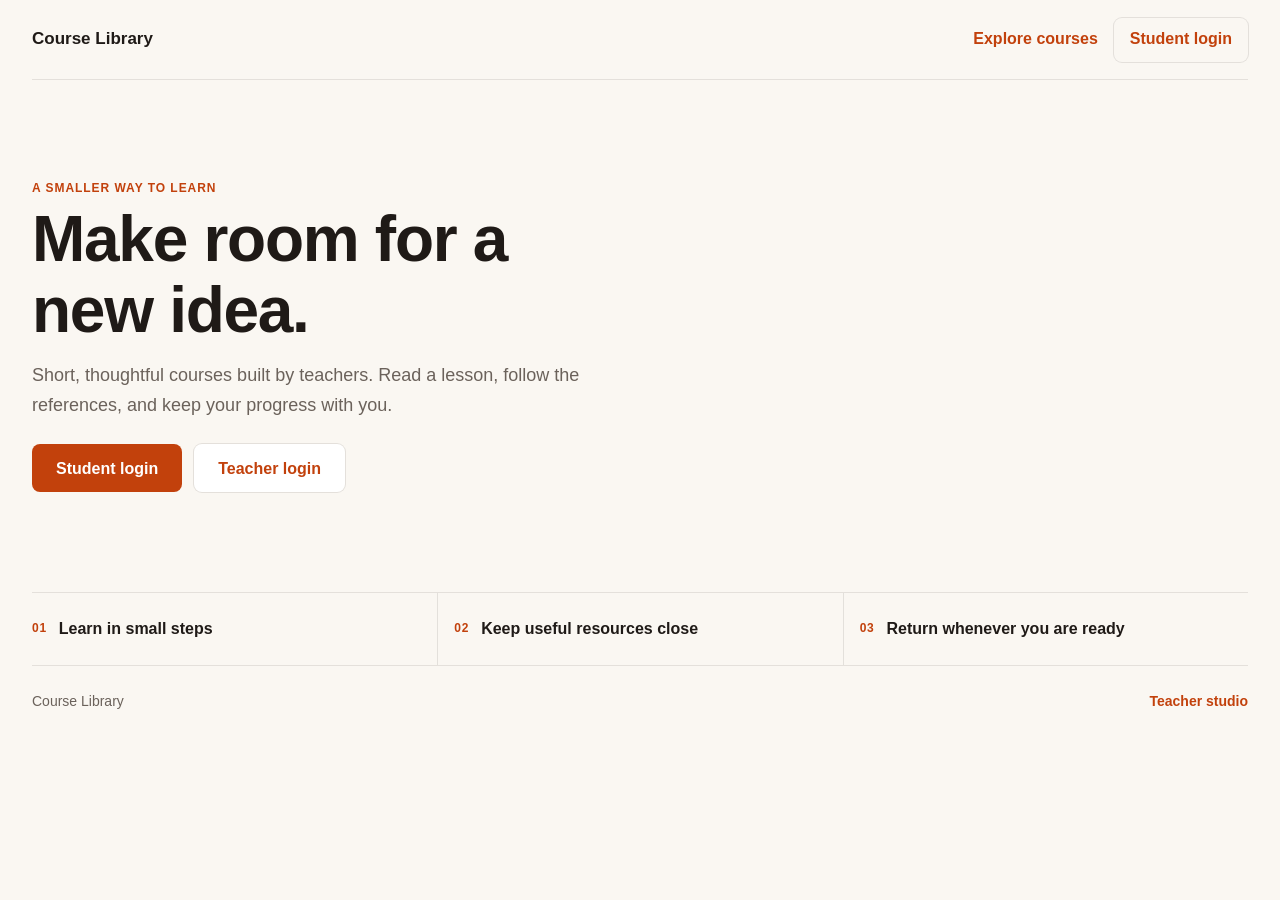
<file: index.html>
<!DOCTYPE html>
<html lang="en">
<head>
  <meta charset="UTF-8" />
  <meta name="viewport" content="width=device-width, initial-scale=1.0, viewport-fit=cover" />
  <meta name="theme-color" content="#FAF7F2" />
  <meta http-equiv="Content-Security-Policy" content="default-src 'none'; base-uri 'self'; form-action 'self'; object-src 'none'; style-src 'self';" />
  <title>Course Library | Learn at your pace</title>
  <link rel="stylesheet" href="css/style.css" />
</head>
<body>
  <div class="public-shell">
    <header class="site-header public-header">
      <a class="site-title" href="index.html">Course Library</a>
      <nav class="public-nav" aria-label="Main navigation">
        <a href="student.html">Explore courses</a>
        <a class="public-nav-cta" href="login.html">Student login</a>
      </nav>
    </header>
    <main>
      <section class="public-hero" aria-labelledby="intro-title">
        <div class="public-hero-copy">
          <p class="eyebrow">A SMALLER WAY TO LEARN</p>
          <h1 id="intro-title">Make room for a new idea.</h1>
          <p>Short, thoughtful courses built by teachers. Read a lesson, follow the references, and keep your progress with you.</p>
          <div class="public-actions">
            <a class="public-primary-link" href="login.html">Student login</a>
            <a class="public-role-link" href="login.html?role=teacher">Teacher login</a>
          </div>
        </div>
      </section>
      <section class="public-principles" aria-label="About the library">
        <p><span>01</span> Learn in small steps</p>
        <p><span>02</span> Keep useful resources close</p>
        <p><span>03</span> Return whenever you are ready</p>
      </section>
    </main>
    <footer class="public-footer">
      <span>Course Library</span>
      <a href="teacher.html">Teacher studio</a>
    </footer>
  </div>
</body>
</html>
</file>
<file: css/style.css>
/* Tokens */
:root {
	color-scheme: light;
	--bg: #FAF7F2;
	--surface: #FFFFFF;
	--surface-tint: #FFF1E6;
	--accent: #EA580C;
	--accent-strong: #C2410C;
	--accent-hover: #9A3412;
	--text: #1F1A17;
	--text-muted: #6B625B;
	--line: rgb(31 26 23 / 0.10);
	--danger: #B91C1C;
	--space-1: 0.25rem;
	--space-2: 0.5rem;
	--space-3: 0.75rem;
	--space-4: 1rem;
	--space-6: 1.5rem;
	--space-8: 2rem;
	--space-12: 3rem;
	--space-16: 4rem;
	--radius-control: 0.5rem;
	--radius-card: 1rem;
	--ease-out: cubic-bezier(0.23, 1, 0.32, 1);
	--ease-in-out: cubic-bezier(0.77, 0, 0.175, 1);
	--shadow-soft: 0 1px 2px var(--line), 0 8px 24px var(--line);
	--ring: 0 0 0 1px var(--line);
	--system-font: -apple-system, BlinkMacSystemFont, "Segoe UI", sans-serif;
}

/* Base and accessibility */
html {
	font-size: clamp(100%, calc(75% + 0.3125vw), 125%);
	-webkit-tap-highlight-color: transparent;
	-webkit-text-size-adjust: 100%;
}

*,
*::before,
*::after {
	box-sizing: border-box;
}

body {
	min-width: 0;
	min-height: 100dvh;
	margin: 0;
	padding-inline: env(safe-area-inset-left) env(safe-area-inset-right);
	color: var(--text);
	background: var(--bg);
	font-family: var(--system-font);
	font-size: 1rem;
	line-height: 1.65;
	-webkit-font-smoothing: antialiased;
}

[hidden] {
	display: none !important;
}

h1,
h2,
h3,
h4,
p,
ol,
ul {
	margin-top: 0;
}

h1,
h2,
h3,
h4 {
	color: var(--text);
	font-weight: 700;
	letter-spacing: -0.02em;
	line-height: 1.15;
}

a,
button {
	touch-action: manipulation;
	transition: transform 140ms var(--ease-out);
}

a {
	color: var(--accent-strong);
	text-decoration-thickness: 0.08em;
	text-underline-offset: 0.2em;
}

button,
input,
textarea,
select {
	min-width: 0;
	font: inherit;
}

button {
	min-height: 2.75rem;
	color: var(--text);
}

button:active,
a:active {
	transform: scale(0.97);
}

button:disabled:active {
	transform: none;
}

:focus-visible {
	outline: 3px solid var(--accent-strong);
	outline-offset: 2px;
}

::selection {
	color: var(--text);
	background: var(--surface-tint);
}

.auth-pending .catalog-layout,
.auth-pending .dynamic-lesson {
	visibility: hidden;
}

/* Shared frames and account controls */
.page-shell,
.auth-shell,
.admin-shell,
.public-shell {
	width: min(calc(100% - 3rem), 72rem);
	min-width: 0;
	margin-inline: auto;
}

.site-header,
.auth-header {
	display: flex;
	width: min(calc(100% - 3rem), 72rem);
	min-width: 0;
	min-height: 4.5rem;
	align-items: center;
	justify-content: space-between;
	gap: var(--space-4);
	margin-inline: auto;
	border-bottom: 1px solid var(--line);
}

.site-title {
	min-width: 0;
	color: var(--text);
	font-size: 1.0625rem;
	font-weight: 750;
	text-decoration: none;
	overflow-wrap: anywhere;
}

.account-summary {
	display: flex;
	min-width: 0;
	max-width: 100%;
	align-items: center;
	justify-content: flex-end;
	gap: var(--space-2) var(--space-3);
	color: var(--text-muted);
}

.account-email {
	min-width: 0;
	max-width: min(56vw, 26rem);
	color: var(--text);
	font-weight: 650;
	overflow-wrap: anywhere;
}

.student-page .site-header {
	width: min(calc(100% - 3rem), 44rem);
	flex-wrap: nowrap;
}

.student-page .account-summary {
	flex: 0 1 auto;
}

.student-page .account-email {
	white-space: nowrap;
	text-overflow: ellipsis;
	overflow: hidden;
}

.lesson-page .site-title {
	display: none;
}

.lesson-page .site-header {
	border-bottom: 0;
}

.sign-out-button,
.teacher-secondary-button,
.teacher-remove-button,
.teacher-delete-button {
	display: inline-flex;
	min-height: 2.75rem;
	align-items: center;
	justify-content: center;
	gap: var(--space-2);
	padding: var(--space-2) var(--space-4);
	border: 0;
	border-radius: var(--radius-control);
	background: var(--surface);
	box-shadow: var(--ring);
	font-weight: 650;
	line-height: 1.3;
	text-align: center;
	text-decoration: none;
	overflow-wrap: anywhere;
	cursor: pointer;
}

.teacher-remove-button {
	color: var(--danger);
}

.teacher-delete-button {
	color: var(--danger);
	box-shadow: 0 0 0 1px var(--danger);
}

/* Public introduction */
.public-shell {
	width: min(calc(100% - 4rem), 77.5rem);
}

.public-header {
	width: 100%;
	max-width: none;
	min-height: 5rem;
}

.public-nav {
	display: flex;
	min-width: 0;
	align-items: center;
	justify-content: flex-end;
	flex-wrap: wrap;
	gap: var(--space-2) var(--space-4);
}

.public-nav a,
.public-footer a {
	color: var(--accent-strong);
	font-weight: 650;
	text-decoration: none;
}

.public-nav-cta {
	min-height: 2.75rem;
	padding: var(--space-2) var(--space-4);
	border-radius: var(--radius-control);
	box-shadow: var(--ring);
}

.public-hero {
	display: grid;
	min-height: min(32rem, calc(100dvh - 5rem));
	grid-template-columns: minmax(0, 1fr);
	align-items: center;
	padding-block: var(--space-12);
}

.public-hero-copy {
	width: min(100%, 52rem);
	padding-block: var(--space-8);
}

.eyebrow {
	margin-bottom: var(--space-2);
	color: var(--accent-strong);
	font-size: 0.75rem;
	font-weight: 750;
	letter-spacing: 0.08em;
	line-height: 1.4;
}

.public-hero h1 {
	max-width: 14ch;
	margin-bottom: var(--space-4);
	font-size: clamp(2.5rem, 5vw, 4.25rem);
	line-height: 1.1;
}

.public-hero-copy > p:not(.eyebrow) {
	max-width: 60ch;
	margin-bottom: var(--space-6);
	color: var(--text-muted);
	font-size: clamp(1rem, 1.5vw, 1.125rem);
}

.public-actions {
	display: flex;
	min-width: 0;
	align-items: center;
	flex-wrap: wrap;
	gap: var(--space-3);
}

.public-primary-link,
.auth-submit,
.complete-button,
.course-link {
	display: inline-flex;
	min-height: 3rem;
	align-items: center;
	justify-content: center;
	gap: var(--space-2);
	padding: var(--space-2) var(--space-6);
	border: 0;
	border-radius: var(--radius-control);
	color: var(--surface);
	background: var(--accent-strong);
	font-weight: 700;
	line-height: 1.35;
	text-align: center;
	text-decoration: none;
	white-space: normal;
	overflow-wrap: anywhere;
	cursor: pointer;
}

.public-role-link,
.teacher-button-link {
	display: inline-flex;
	min-height: 3rem;
	align-items: center;
	justify-content: center;
	padding: var(--space-2) var(--space-6);
	border: 0;
	border-radius: var(--radius-control);
	color: var(--accent-strong);
	background: var(--surface);
	box-shadow: var(--ring);
	font-weight: 700;
	line-height: 1.35;
	text-align: center;
	text-decoration: none;
	overflow-wrap: anywhere;
}

.public-principles {
	display: grid;
	grid-template-columns: repeat(3, minmax(0, 1fr));
	border-top: 1px solid var(--line);
	border-bottom: 1px solid var(--line);
}

.public-principles p {
	display: flex;
	min-width: 0;
	min-height: 4.5rem;
	align-items: center;
	gap: var(--space-3);
	margin: 0;
	padding: var(--space-3) var(--space-4) var(--space-3) 0;
	font-weight: 650;
	overflow-wrap: anywhere;
}

.public-principles p + p {
	padding-left: var(--space-4);
	border-left: 1px solid var(--line);
}

.public-principles span,
.course-index {
	flex: 0 0 auto;
	color: var(--accent-strong);
	font-size: 0.75rem;
	font-weight: 750;
	letter-spacing: 0.06em;
}

.public-footer {
	display: flex;
	min-height: 4.5rem;
	align-items: center;
	justify-content: space-between;
	gap: var(--space-4);
	color: var(--text-muted);
	font-size: 0.875rem;
}

/* Sign-in */
.auth-header {
	max-width: 72rem;
}

.auth-layout {
	display: grid;
	width: min(calc(100% - 3rem), 70rem);
	min-height: calc(100dvh - 4.5rem - env(safe-area-inset-top) - env(safe-area-inset-bottom));
	grid-template-columns: minmax(0, 0.9fr) minmax(0, 1.1fr);
	align-items: center;
	gap: var(--space-8);
	margin-inline: auto;
	padding-block: var(--space-8);
}

.auth-intro,
.auth-panel {
	min-width: 0;
	padding: var(--space-8);
	border-radius: var(--radius-card);
	background: var(--surface);
	box-shadow: var(--shadow-soft), var(--ring);
}

.auth-intro {
	background: var(--surface-tint);
}

.auth-intro h1,
.catalog-heading h1,
.lesson-heading h1 {
	max-width: 18ch;
	margin-bottom: var(--space-4);
	font-size: clamp(2rem, 4vw, 3rem);
	line-height: 1.12;
}

.auth-intro p:last-child {
	max-width: 42ch;
	margin-bottom: 0;
	color: var(--text-muted);
	font-size: 1.0625rem;
}

.auth-panel {
	width: 100%;
}

.auth-mode-switch {
	display: grid;
	grid-template-columns: repeat(2, minmax(0, 1fr));
	gap: var(--space-2);
	margin-bottom: var(--space-6);
	padding: var(--space-1);
	border-radius: var(--radius-control);
	background: var(--surface-tint);
}

.auth-mode-switch button {
	min-height: 2.75rem;
	padding: var(--space-2) var(--space-3);
	border: 0;
	border-radius: var(--radius-control);
	color: var(--text-muted);
	background: transparent;
	font-weight: 650;
	cursor: pointer;
}

.auth-mode-switch button[aria-pressed="true"] {
	color: var(--surface);
	background: var(--accent-strong);
}

.auth-field {
	display: block;
	min-width: 0;
	margin-bottom: var(--space-4);
	color: var(--text);
	font-size: 0.9375rem;
	font-weight: 650;
}

.auth-field input,
.teacher-field input,
.teacher-field textarea,
.teacher-field select,
.teacher-resource-form input {
	display: block;
	width: 100%;
	min-height: 3rem;
	margin-top: var(--space-2);
	padding: var(--space-3) var(--space-4);
	border: 0;
	border-radius: var(--radius-control);
	color: var(--text);
	background: var(--surface);
	box-shadow: var(--ring);
	font-size: 1rem;
}

.auth-field input:focus,
.teacher-field input:focus,
.teacher-field textarea:focus,
.teacher-field select:focus,
.teacher-resource-form input:focus {
	outline: 3px solid var(--accent-strong);
	outline-offset: 2px;
}

.auth-submit,
.complete-button {
	width: 100%;
}

.auth-submit:disabled,
.complete-button:disabled {
	opacity: 0.7;
	cursor: not-allowed;
}

.auth-message,
.config-message,
.status-message,
.admin-status {
	margin: var(--space-4) 0 0;
	color: var(--text-muted);
	font-size: 0.9375rem;
	line-height: 1.6;
	overflow-wrap: anywhere;
}

#auth-message,
.admin-status.is-error {
	color: var(--danger);
}

#auth-message {
	padding: var(--space-3) var(--space-4);
	border-radius: var(--radius-control);
	background: var(--surface-tint);
}

#auth-message.auth-message-success {
	color: var(--accent-strong);
}

.config-message {
	padding-top: var(--space-4);
	border-top: 1px solid var(--line);
}

/* Student catalog */
.catalog-layout {
	position: relative;
	display: block;
	width: 100%;
	padding-block: var(--space-12) var(--space-16);
}

.catalog-heading {
	width: min(calc(100% - 3rem), 44rem);
	min-width: 0;
	margin-inline: auto;
}

.catalog-heading h1,
.lesson-heading h1 {
	font-size: clamp(1.75rem, 3vw, 2.25rem);
}

.catalog-heading h1 {
	margin-top: var(--space-2);
}

.catalog-subtitle {
	max-width: 62ch;
	margin-bottom: 0;
	color: var(--text-muted);
	font-size: 1.0625rem;
}

.course-grid {
	display: grid;
	grid-template-columns: repeat(auto-fit, minmax(min(100%, 21rem), 1fr));
	align-items: stretch;
	gap: var(--space-6);
	margin-top: var(--space-8);
}

.course-card {
	display: flex;
	min-width: 0;
	flex-direction: column;
	padding: var(--space-6);
	border-radius: var(--radius-card);
	background: var(--surface);
	box-shadow: var(--shadow-soft), var(--ring);
}

.course-card h2 {
	display: -webkit-box;
	min-width: 0;
	margin: var(--space-2) 0 var(--space-3);
	font-size: clamp(1.25rem, 2vw, 1.5rem);
	line-height: 1.2;
	-webkit-box-orient: vertical;
	-webkit-line-clamp: 2;
	overflow: hidden;
	overflow-wrap: anywhere;
}

.course-description {
	margin-bottom: var(--space-4);
	color: var(--text-muted);
	font-size: 1rem;
	line-height: 1.65;
	overflow-wrap: anywhere;
}

.course-progress-label {
	margin-bottom: var(--space-2);
	color: var(--text-muted);
	font-size: 0.875rem;
}

.course-progress-track {
	appearance: none;
	display: block;
	width: 100%;
	height: 0.5rem;
	margin-block: var(--space-2) var(--space-4);
	overflow: hidden;
	border: 0;
	border-radius: var(--radius-control);
	background: var(--surface-tint);
}

.course-progress-track::-webkit-progress-bar {
	border-radius: inherit;
	background: var(--surface-tint);
}

.course-progress-track::-webkit-progress-value,
.course-progress-track::-moz-progress-bar {
	background: var(--accent);
}

.course-lesson-list {
	min-width: 0;
	margin: var(--space-2) 0 0;
	padding: 0;
	border-top: 1px solid var(--line);
	list-style: none;
}

.course-lesson-row {
	display: flex;
	min-width: 0;
	min-height: 3rem;
	align-items: center;
	justify-content: space-between;
	gap: var(--space-3);
	padding-block: var(--space-2);
	border-bottom: 1px solid var(--line);
}

.course-lesson-row a {
	display: flex;
	min-width: 0;
	min-height: 2.75rem;
	flex: 1 1 auto;
	align-items: center;
	padding-block: var(--space-2);
	font-weight: 600;
	line-height: 1.45;
	text-decoration: none;
	overflow-wrap: anywhere;
}

.course-lesson-status {
	flex: 0 0 auto;
	color: var(--text-muted);
	font-size: 0.8125rem;
	text-align: right;
}

.course-lesson-status.is-complete {
	color: var(--text);
	font-weight: 650;
}

.course-card-footer {
	display: flex;
	width: 100%;
	min-width: 0;
	align-items: center;
	justify-content: space-between;
	flex-wrap: wrap;
	gap: var(--space-3);
	margin-top: auto;
	padding-top: var(--space-4);
	border-top: 1px solid var(--line);
}

.course-lesson-count {
	color: var(--text-muted);
	font-size: 0.875rem;
}

.course-link::after {
	content: "→";
}

/* Student lesson reading */
.dynamic-lesson {
	width: min(calc(100% - 3rem), 44rem);
	min-width: 0;
	margin-inline: auto;
	padding-block: var(--space-8) var(--space-16);
}

.dynamic-lesson > .back-link {
	display: inline-flex;
	min-height: 2.75rem;
	align-items: center;
	margin-bottom: var(--space-6);
}

.lesson-page .site-header > .back-link {
	flex: 0 1 auto;
	white-space: nowrap;
}

.lesson-page .account-summary {
	margin-left: auto;
}

.lesson-page .site-header + .catalog-layout {
	padding-top: var(--space-4);
}

.lesson-page .dynamic-lesson {
	padding-top: 0;
}

.back-link,
.lesson-navigation a,
.admin-back-link {
	display: inline-flex;
	min-height: 2.75rem;
	align-items: center;
	gap: var(--space-2);
	font-weight: 650;
	text-decoration: none;
	overflow-wrap: anywhere;
}

.lesson-heading {
	padding-bottom: var(--space-6);
	border-bottom: 1px solid var(--line);
}

.lesson-heading h1 {
	margin-block: var(--space-2) var(--space-3);
	overflow-wrap: anywhere;
}

.lesson-summary {
	max-width: 65ch;
	margin-bottom: 0;
	color: var(--text-muted);
	font-size: 1.0625rem;
}

.lesson-content {
	width: 100%;
	max-width: none;
	margin-inline: 0;
	padding-block: var(--space-4) var(--space-6);
}

.lesson-content section {
	padding-block: var(--space-6) var(--space-2);
}

.lesson-content h2 {
	margin-top: var(--space-8);
	margin-bottom: var(--space-2);
	font-size: 1.375rem;
}

.lesson-content p,
.lesson-content li {
	font-size: 1.0625rem;
	line-height: 1.75;
	overflow-wrap: anywhere;
}

.lesson-content p {
	margin-bottom: 1.25rem;
}

.lesson-content ul {
	margin-block: var(--space-3) 0;
	padding-left: var(--space-6);
}

.lesson-content li + li {
	margin-top: var(--space-2);
}

.lesson-materials {
	margin-block: var(--space-2) var(--space-6);
	padding-block: var(--space-4);
	border-top: 1px solid var(--line);
	border-bottom: 1px solid var(--line);
}

.lesson-materials h2 {
	margin-bottom: var(--space-3);
	font-size: 1.125rem;
}

.lesson-materials ul {
	margin: 0;
	padding-left: var(--space-6);
}

.lesson-materials li + li {
	margin-top: var(--space-2);
}

.lesson-materials a {
	display: inline-flex;
	min-height: 2.75rem;
	align-items: center;
	max-width: 100%;
	overflow-wrap: anywhere;
}

.dynamic-lesson > .complete-button {
	width: auto;
	min-height: 2.75rem;
	padding: var(--space-3) var(--space-6);
}

.dynamic-lesson > .status-message {
	margin-top: var(--space-2);
}

.complete-button[aria-pressed="true"],
.complete-button:disabled {
	color: var(--text);
	background: var(--surface-tint);
	box-shadow: var(--ring);
}

.lesson-navigation {
	display: flex;
	min-width: 0;
	align-items: flex-start;
	flex-direction: column;
	gap: var(--space-2);
	margin-top: var(--space-6);
	padding-top: var(--space-4);
	border-top: 1px solid var(--line);
}

.lesson-navigation #next-lesson {
	order: 1;
}

.lesson-navigation #previous-lesson {
	order: 2;
}

.lesson-navigation a {
	max-width: 100%;
	font-size: 0.9375rem;
}

/* Teacher studio */
.admin-main {
	min-width: 0;
	padding-block: var(--space-8) var(--space-16);
}

.admin-page-title {
	min-width: 0;
	margin: 0 0 var(--space-6);
	font-size: clamp(2rem, 4vw, 3rem);
	line-height: 1.12;
	overflow-wrap: anywhere;
}

.admin-heading,
.teacher-overview-heading {
	display: flex;
	min-width: 0;
	align-items: center;
	justify-content: space-between;
	flex-wrap: wrap;
	gap: var(--space-4);
}

.admin-heading {
	align-items: flex-end;
	margin-bottom: var(--space-6);
	padding-bottom: var(--space-4);
	border-bottom: 1px solid var(--line);
}

.admin-heading > *,
.teacher-overview-heading > * {
	min-width: 0;
}

.admin-heading h2,
.teacher-overview-heading h2 {
	margin-bottom: 0;
	font-size: clamp(1.5rem, 3vw, 2rem);
	overflow-wrap: anywhere;
}

.teacher-lessons-heading p {
	margin-bottom: 0;
	color: var(--text-muted);
}

.admin-status.is-error {
	color: var(--danger);
}

.teacher-access {
	max-width: 40rem;
	margin: var(--space-8) auto;
	padding-top: var(--space-6);
	border-top: 1px solid var(--line);
}

.teacher-access p {
	margin-bottom: var(--space-4);
}

.teacher-workspace {
	min-width: 0;
	padding-bottom: var(--space-12);
}

.teacher-course-tools {
	display: flex;
	min-width: 0;
	align-items: flex-end;
	flex-wrap: wrap;
	gap: var(--space-4);
	margin-bottom: var(--space-6);
	padding-bottom: var(--space-4);
	border-bottom: 1px solid var(--line);
}

.teacher-field {
	display: block;
	min-width: 0;
	color: var(--text);
	font-size: 0.9375rem;
	font-weight: 650;
}

.teacher-course-tools .teacher-field {
	width: min(100%, 28rem);
}

.teacher-field textarea {
	min-height: 6rem;
	resize: vertical;
}

.teacher-field input[type="number"] {
	width: min(100%, 12rem);
}

.teacher-count-field {
	width: min(100%, 18rem);
}

.teacher-count-field input[type="number"] {
	width: 100%;
	min-height: 3rem;
}

.teacher-form {
	min-width: 0;
	padding-top: var(--space-1);
}

.teacher-course-fields,
.teacher-lesson-editor {
	min-width: 0;
	margin: 0 0 var(--space-6);
	padding: 0;
	border: 0;
}

.teacher-course-fields legend,
.teacher-lesson-editor legend {
	margin-bottom: var(--space-4);
	color: var(--text);
	font-size: 1.25rem;
	font-weight: 700;
}

.teacher-course-fields .teacher-field + .teacher-field,
.teacher-lesson-editor .teacher-field + .teacher-field {
	margin-top: var(--space-4);
}

.teacher-form-actions {
	display: flex;
	min-width: 0;
	align-items: center;
	justify-content: flex-end;
	flex-wrap: wrap;
	gap: var(--space-3);
	margin-top: var(--space-6);
}

.teacher-step-actions {
	justify-content: space-between;
}

.teacher-step-forward,
.teacher-overview-actions {
	display: flex;
	min-width: 0;
	align-items: center;
	justify-content: flex-end;
	flex-wrap: wrap;
	gap: var(--space-3);
}

.teacher-form-actions .auth-submit {
	width: auto;
	min-width: 11rem;
}

.teacher-form-actions .teacher-step-next {
	width: min(100%, 20rem);
	min-height: 3rem;
}

.teacher-lessons-heading {
	margin-block: var(--space-6) var(--space-4);
	padding-top: var(--space-6);
	border-top: 1px solid var(--line);
}

.teacher-lessons-heading h2 {
	margin-bottom: var(--space-2);
	font-size: 1.5rem;
}

.teacher-lessons-heading p {
	max-width: 65ch;
}

.teacher-lesson-list {
	display: grid;
	width: 100%;
	min-width: 0;
	gap: var(--space-4);
}

.teacher-lesson-list > .teacher-lesson-editor {
	width: 100%;
	margin: 0;
}

.teacher-lesson-editor {
	padding-block: var(--space-4) var(--space-6);
	border-bottom: 1px solid var(--line);
}

.teacher-resource-heading {
	margin-block: var(--space-6) var(--space-2);
	font-size: 1rem;
}

.teacher-resource-list {
	min-width: 0;
	margin: 0 0 var(--space-4);
	padding: 0;
	list-style: none;
}

.teacher-resource-list li {
	display: flex;
	min-width: 0;
	align-items: center;
	justify-content: space-between;
	flex-wrap: wrap;
	gap: var(--space-2) var(--space-3);
	padding-block: var(--space-2);
	border-bottom: 1px solid var(--line);
}

.teacher-resource-list li span {
	min-width: 0;
	overflow-wrap: anywhere;
}

.teacher-resource-form {
	display: grid;
	min-width: 0;
	grid-template-columns: minmax(0, 1fr) minmax(0, 1.5fr) auto;
	align-items: center;
	gap: var(--space-2);
}

.teacher-resource-form input {
	margin: 0;
}

.teacher-resource-form input[type="file"] {
	grid-column: 1 / -1;
	min-height: 2.75rem;
	padding: var(--space-2);
}

.teacher-overview {
	min-width: 0;
	padding-block: var(--space-2) var(--space-12);
}

.teacher-overview-heading {
	margin-bottom: var(--space-6);
	padding-bottom: var(--space-4);
	border-bottom: 1px solid var(--line);
}

.teacher-course-preview {
	width: min(100%, 52rem);
	min-width: 0;
	margin-inline: auto;
	padding: var(--space-6);
	border-radius: var(--radius-card);
	background: var(--surface);
	box-shadow: var(--shadow-soft), var(--ring);
}

.teacher-danger-zone,
.teacher-delete-confirmation {
	width: min(100%, 52rem);
	min-width: 0;
	margin: var(--space-8) auto 0;
	padding-top: var(--space-6);
	border-top: 1px solid var(--line);
}

.teacher-danger-zone {
	display: flex;
	align-items: center;
	justify-content: space-between;
	flex-wrap: wrap;
	gap: var(--space-4);
}

.teacher-danger-zone h3 {
	margin-bottom: var(--space-1);
	font-size: 1.125rem;
}

.teacher-danger-zone p,
.teacher-delete-confirmation > p {
	margin-bottom: 0;
	color: var(--text-muted);
}

.teacher-delete-confirmation .teacher-field {
	margin-top: var(--space-4);
}

.teacher-delete-actions {
	display: flex;
	justify-content: flex-end;
	flex-wrap: wrap;
	gap: var(--space-3);
	margin-top: var(--space-4);
}

.teacher-preview-title {
	margin-bottom: var(--space-3);
	font-size: clamp(1.75rem, 4vw, 2.5rem);
	line-height: 1.15;
	overflow-wrap: anywhere;
}

.teacher-preview-lessons {
	margin: var(--space-6) 0 0;
	padding: 0;
	border-top: 1px solid var(--line);
	list-style: none;
}

.teacher-preview-lesson {
	min-width: 0;
	padding-block: var(--space-6);
	border-bottom: 1px solid var(--line);
	overflow-wrap: anywhere;
}

.teacher-preview-lesson h3 {
	margin-block: var(--space-2) var(--space-3);
	font-size: clamp(1.25rem, 3vw, 1.5rem);
}

.teacher-preview-lesson h4 {
	margin-block: var(--space-4) var(--space-2);
	font-size: 1.0625rem;
}

.teacher-preview-summary {
	color: var(--text-muted);
	font-weight: 600;
}

.teacher-preview-lesson p,
.teacher-preview-lesson li {
	max-width: 65ch;
}

.teacher-preview-lesson a {
	display: inline-flex;
	min-height: 2.75rem;
	align-items: center;
	max-width: 100%;
	margin-right: var(--space-3);
	overflow-wrap: anywhere;
}

/* Messages and redirects */
.status-message,
.admin-status,
.auth-message,
.config-message {
	overflow-wrap: anywhere;
}

/* Hover states */
@media (hover: hover) and (pointer: fine) {
	a:hover {
		color: var(--accent-hover);
	}

	button:hover:not(:disabled) {
		box-shadow: var(--shadow-soft), var(--ring);
	}

	.auth-submit:hover:not(:disabled),
	.public-primary-link:hover,
	.complete-button:hover:not(:disabled),
	.course-link:hover {
		color: var(--surface);
		background: var(--accent-hover);
	}

	.teacher-secondary-button:hover,
	.sign-out-button:hover,
	.public-role-link:hover {
		color: var(--accent-strong);
		background: var(--surface-tint);
	}

	.lesson-breadcrumb a:hover {
		text-decoration: underline;
	}

	.lesson-navigation #next-lesson.is-primary:hover {
		color: var(--surface);
		background: var(--accent-hover);
	}

	.teacher-remove-button:hover {
		color: var(--surface);
		background: var(--danger);
	}
}

/* First-load entrances */
.course-card.entrance-once,
.course-lesson-row.entrance-once,
.teacher-preview-lesson.entrance-once {
	animation: fade-up 280ms var(--ease-out) both;
}

.course-card.entrance-once:nth-child(2),
.course-lesson-row.entrance-once:nth-child(2),
.teacher-preview-lesson.entrance-once:nth-child(2) {
	animation-delay: 40ms;
}

.course-card.entrance-once:nth-child(3),
.course-lesson-row.entrance-once:nth-child(3),
.teacher-preview-lesson.entrance-once:nth-child(3) {
	animation-delay: 80ms;
}

.course-card.entrance-once:nth-child(4),
.course-lesson-row.entrance-once:nth-child(4),
.teacher-preview-lesson.entrance-once:nth-child(4) {
	animation-delay: 120ms;
}

.course-card.entrance-once:nth-child(5),
.course-lesson-row.entrance-once:nth-child(5),
.teacher-preview-lesson.entrance-once:nth-child(5) {
	animation-delay: 160ms;
}

.course-card.entrance-once:nth-child(6),
.course-lesson-row.entrance-once:nth-child(6),
.teacher-preview-lesson.entrance-once:nth-child(6) {
	animation-delay: 200ms;
}

.course-card.entrance-once:nth-child(n + 7),
.course-lesson-row.entrance-once:nth-child(n + 7),
.teacher-preview-lesson.entrance-once:nth-child(n + 7) {
	animation: none;
}

[role="status"]:not([hidden]),
[role="alert"]:not([hidden]) {
	animation: message-in 180ms var(--ease-out) both;
}

@keyframes fade-up {
	from {
		opacity: 0;
		transform: translateY(0.5rem);
	}
	to {
		opacity: 1;
		transform: translateY(0);
	}
}

@keyframes message-in {
	from {
		opacity: 0;
		transform: translateY(0.25rem);
	}
	to {
		opacity: 1;
		transform: translateY(0);
	}
}

@keyframes fade-in {
	from { opacity: 0; }
	to { opacity: 1; }
}

/* Responsive layouts */
@media (max-width: 56.25rem) {
	.auth-layout {
		max-width: 42rem;
		grid-template-columns: minmax(0, 1fr);
		gap: var(--space-6);
	}

	.auth-intro {
		min-height: auto;
	}

	.public-hero {
		min-height: 0;
		padding-block: var(--space-8);
	}
}

@media (max-width: 47.5rem) {
	body {
		font-size: 1.0625rem;
	}

	.site-header,
	.auth-header {
		flex-wrap: wrap;
		padding-block: var(--space-3);
	}

	.student-page .site-header {
		width: min(calc(100% - 3rem), 44rem);
	}

	.student-page .account-summary {
		width: auto;
		max-width: 68%;
	}

	.account-summary {
		width: 100%;
		justify-content: space-between;
	}

	.account-email {
		max-width: calc(100% - 7rem);
	}

	.student-page .account-email {
		max-width: min(32vw, 12rem);
	}

	.public-header {
		align-items: flex-start;
	}

	.public-nav {
		gap: var(--space-2) var(--space-3);
	}

	.public-principles {
		grid-template-columns: minmax(0, 1fr);
	}

	.public-principles p {
		min-height: 3.5rem;
		padding-right: 0;
	}

	.public-principles p + p {
		padding-left: 0;
		border-top: 1px solid var(--line);
		border-left: 0;
	}

	.public-footer {
		min-height: 4rem;
	}

	.catalog-layout {
		padding-block: var(--space-8) var(--space-12);
	}

	.course-card,
	.teacher-course-preview,
	.auth-intro,
	.auth-panel {
		padding: var(--space-6);
	}

	.course-card-footer {
		align-items: stretch;
		flex-direction: column;
	}

	.course-link {
		width: 100%;
	}

	.course-lesson-status {
		max-width: 6.5rem;
		padding-top: var(--space-2);
	}

	.dynamic-lesson {
		padding-block: var(--space-6) var(--space-12);
	}

	.lesson-navigation {
		align-items: stretch;
		flex-direction: column;
		gap: var(--space-2);
	}

	.lesson-navigation a {
		max-width: 100%;
	}

	.admin-heading,
	.teacher-overview-heading {
		align-items: flex-start;
		flex-direction: column;
	}

	.teacher-overview-actions {
		width: 100%;
		justify-content: flex-start;
	}

	.teacher-resource-form {
		grid-template-columns: minmax(0, 1fr);
	}

	.teacher-resource-form input[type="file"] {
		grid-column: auto;
	}

}

@media (max-width: 32.5rem) {
	.page-shell,
	.auth-shell,
	.admin-shell,
	.public-shell,
	.site-header,
	.auth-header,
	.auth-layout,
	.catalog-heading,
	.dynamic-lesson {
		width: calc(100% - 2rem);
	}

	.student-page .site-header {
		width: calc(100% - 2rem);
	}

	.public-header {
		gap: var(--space-2);
	}

	.public-header .site-title {
		font-size: 1rem;
	}

	.public-nav {
		width: 100%;
		justify-content: space-between;
	}

	.public-nav a {
		min-height: 2.75rem;
		align-content: center;
		font-size: 0.875rem;
	}

	.public-hero h1 {
		font-size: clamp(2rem, 11vw, 2.75rem);
	}

	.public-actions > a {
		flex: 1 1 100%;
	}

	.auth-layout {
		gap: var(--space-4);
		padding-block: var(--space-4) var(--space-8);
	}

	.auth-intro,
	.auth-panel,
	.course-card,
	.teacher-course-preview {
		padding: var(--space-4);
	}

	.auth-intro h1,
	.catalog-heading h1,
	.lesson-heading h1,
	.admin-page-title {
		font-size: clamp(1.75rem, 9vw, 2.25rem);
	}

	.course-lesson-row {
		flex-wrap: wrap;
		gap: var(--space-1) var(--space-2);
	}

	.course-lesson-row a {
		flex-basis: 100%;
	}

	.course-lesson-status {
		max-width: none;
		padding-top: 0;
		text-align: left;
	}

	.teacher-form-actions,
	.teacher-step-actions {
		align-items: stretch;
	}

	.teacher-step-actions {
		flex-direction: column;
	}

	.teacher-step-forward {
		width: 100%;
	}

	.teacher-form-actions .auth-submit,
	.teacher-step-forward > * {
		width: 100%;
	}

	.teacher-overview-actions {
		align-items: stretch;
		flex-direction: column;
	}

}

@media (max-width: 30rem) {
	.dynamic-lesson > .complete-button {
		width: 100%;
	}
}

/* Reduced motion */
@media (prefers-reduced-motion: reduce) {
	button,
	a {
		transition-duration: 0.01ms;
	}

	button:active,
	a:active {
		transform: none;
	}

	.course-card.entrance-once,
	.course-lesson-row.entrance-once,
	.teacher-preview-lesson.entrance-once {
		animation-name: fade-in;
	}

	[role="status"]:not([hidden]),
	[role="alert"]:not([hidden]) {
		animation-name: fade-in;
	}
}

/* Student learning layouts */
.student-page .page-shell {
	width: min(calc(100% - 4rem), 80rem);
}

.student-page .site-header {
	width: 100%;
	min-height: 4.5rem;
	flex-wrap: nowrap;
	padding-block: var(--space-3);
}

/* Teacher studio redesign */
.teacher-dashboard-heading {
	display: flex;
	align-items: flex-end;
	justify-content: space-between;
	gap: var(--space-4);
	margin-bottom: var(--space-6);
}

.teacher-dashboard-heading h2 {
	margin-bottom: var(--space-2);
	font-size: 1.75rem;
}

.teacher-dashboard-heading p:last-child {
	margin-bottom: 0;
	color: var(--text-muted);
}

.teacher-empty-state {
	margin-bottom: var(--space-6);
	padding: var(--space-6);
	border-radius: var(--radius-card);
	background: var(--surface-tint);
	box-shadow: var(--shadow-soft);
}

.teacher-empty-state h3 {
	margin-bottom: var(--space-3);
	font-size: 1.25rem;
}

.teacher-empty-state ol {
	display: flex;
	flex-wrap: wrap;
	gap: var(--space-3) var(--space-8);
	margin-bottom: var(--space-4);
	padding-left: 1.5rem;
	font-weight: 650;
}

.teacher-empty-create {
	width: min(100%, 22rem);
}

.teacher-course-grid {
	display: grid;
	grid-template-columns: repeat(auto-fill, minmax(18rem, 1fr));
	align-items: stretch;
	gap: var(--space-4);
}

.teacher-create-tile,
.teacher-course-card {
	min-width: 0;
	min-height: 15rem;
	border-radius: var(--radius-card);
}

.teacher-create-tile {
	display: flex;
	align-items: center;
	justify-content: center;
	padding: var(--space-6);
	border: 2px dashed var(--line);
	color: var(--accent-strong);
	background: transparent;
	font-size: 1.125rem;
	font-weight: 750;
	text-align: center;
	white-space: normal;
	overflow-wrap: anywhere;
}

.teacher-course-card {
	display: flex;
	flex-direction: column;
	gap: var(--space-3);
	padding: var(--space-6);
	background: var(--surface);
	box-shadow: var(--shadow-soft);
}

.teacher-course-card-heading {
	display: flex;
	min-width: 0;
	align-items: flex-start;
	justify-content: space-between;
	gap: var(--space-2);
}

.teacher-course-card-heading h3 {
	min-width: 0;
	margin: 0;
	font-size: 1.2rem;
	overflow-wrap: anywhere;
}

.teacher-status-badge {
	display: inline-flex;
	flex: 0 0 auto;
	min-height: 1.75rem;
	align-items: center;
	padding: var(--space-1) var(--space-2);
	border-radius: var(--radius-control);
	color: var(--text-muted);
	background: var(--surface-tint);
	font-size: 0.8125rem;
	font-weight: 700;
	line-height: 1.3;
}

.teacher-status-badge.is-published {
	color: var(--accent-strong);
}

.teacher-course-card-description {
	display: -webkit-box;
	min-height: 3.3em;
	margin: 0;
	color: var(--text-muted);
	-webkit-box-orient: vertical;
	-webkit-line-clamp: 2;
	overflow: hidden;
}

.teacher-course-card-count {
	margin: auto 0 0;
	font-size: 0.875rem;
	font-weight: 650;
}

.teacher-course-card-actions {
	display: grid;
	grid-template-columns: repeat(2, minmax(0, 1fr));
	gap: var(--space-2);
}

.teacher-course-card-actions > :first-child {
	grid-column: 1 / -1;
}

.teacher-course-card-actions > * {
	min-height: 2.75rem;
	padding-inline: var(--space-3);
}

.teacher-editor-topbar {
	display: grid;
	grid-template-columns: auto minmax(0, 1fr) auto;
	align-items: center;
	gap: var(--space-4);
	margin-bottom: var(--space-6);
	padding-bottom: var(--space-4);
	border-bottom: 1px solid var(--line);
}

.teacher-editor-topbar h2 {
	min-width: 0;
	margin: 0;
	font-size: 1.375rem;
	overflow-wrap: anywhere;
}

.teacher-back-button {
	min-height: 2.75rem;
	padding: var(--space-2) var(--space-3);
	border: 0;
	border-radius: var(--radius-control);
	color: var(--accent-strong);
	background: transparent;
	font-weight: 700;
	text-align: left;
	text-decoration: underline;
	text-underline-offset: 0.2em;
	cursor: pointer;
}

.teacher-editor-layout {
	display: grid;
	grid-template-columns: minmax(17rem, 0.8fr) minmax(0, 1.8fr);
	align-items: start;
	gap: var(--space-6);
}

.teacher-outline {
	position: sticky;
	top: var(--space-4);
	min-width: 0;
	max-height: min(72dvh, 48rem);
	padding: var(--space-4);
	border-radius: var(--radius-card);
	background: var(--surface);
	box-shadow: var(--shadow-soft);
}

.teacher-outline > summary {
	margin-bottom: var(--space-3);
	font-size: 1.125rem;
	font-weight: 750;
	cursor: pointer;
}

.teacher-outline[open] > summary {
	list-style-position: inside;
}

.teacher-outline-items {
	max-height: calc(min(72dvh, 48rem) - 7rem);
	min-width: 0;
	overflow-y: auto;
overscroll-behavior: contain;
}

.teacher-outline-item {
	display: flex;
	width: 100%;
	min-width: 0;
	min-height: 2.75rem;
	align-items: center;
	gap: var(--space-3);
	padding: var(--space-2) var(--space-3);
	border: 0;
	border-radius: var(--radius-control);
	color: var(--text);
	background: transparent;
	font-weight: 650;
	text-align: left;
	white-space: normal;
	cursor: pointer;
}

.teacher-outline-item.is-selected {
	color: var(--accent-strong);
	background: var(--surface-tint);
}

.teacher-outline-lessons {
	margin: var(--space-2) 0 0;
	padding: 0;
	list-style: none;
}

.teacher-outline-row {
	min-width: 0;
	margin-top: var(--space-2);
}

.teacher-outline-lesson {
	align-items: flex-start;
}

.teacher-outline-number {
	display: grid;
	flex: 0 0 1.75rem;
	width: 1.75rem;
	min-height: 1.75rem;
	place-items: center;
	border-radius: var(--radius-control);
	background: var(--surface-tint);
	font-size: 0.8125rem;
}

.teacher-outline-copy {
	display: grid;
	min-width: 0;
	gap: var(--space-1);
}

.teacher-outline-title {
	overflow-wrap: anywhere;
}

.teacher-outline-completion {
	color: var(--text-muted);
	font-size: 0.75rem;
	font-weight: 500;
}

.teacher-outline-controls {
	display: grid;
	grid-template-columns: repeat(3, minmax(0, 1fr));
	gap: var(--space-1);
	padding-left: 2.5rem;
}

.teacher-outline-control {
	min-width: 0;
	min-height: 2.75rem;
	padding: var(--space-1);
	border: 0;
	border-radius: var(--radius-control);
	color: var(--text-muted);
	background: var(--surface-tint);
	font-size: 0.75rem;
	font-weight: 650;
	cursor: pointer;
}

.teacher-outline-control:disabled {
	opacity: 0.55;
	cursor: not-allowed;
}

.teacher-outline-delete {
	color: var(--danger);
}

.teacher-add-lesson {
	width: 100%;
	margin-top: var(--space-3);
	min-height: 2.75rem;
}

.teacher-editing-area {
	min-width: 0;
	padding: var(--space-8);
	border-radius: var(--radius-card);
	background: var(--surface);
	box-shadow: var(--shadow-soft);
}

.teacher-editing-heading {
	margin-bottom: var(--space-2);
	font-size: 1.75rem;
	overflow-wrap: anywhere;
}

.teacher-editing-intro {
	margin-bottom: var(--space-6);
	color: var(--text-muted);
}

.teacher-field {
	margin-bottom: var(--space-4);
	font-size: 1rem;
}

.teacher-field-help {
	display: block;
	margin-top: var(--space-2);
	color: var(--text-muted);
	font-size: 0.875rem;
	font-weight: 400;
}

.teacher-field input,
.teacher-field textarea {
	min-height: 3rem;
	font-size: 1rem;
}

.teacher-field textarea {
	min-height: 9rem;
}

.teacher-resource-heading {
	margin: var(--space-6) 0 var(--space-2);
	font-size: 1.125rem;
}

.teacher-resource-help {
	margin: 0 0 var(--space-3);
}

.teacher-resource-form {
	grid-template-columns: minmax(0, 1fr) minmax(0, 1.5fr) auto;
	margin-bottom: var(--space-6);
}

.teacher-resource-form input[type="file"] {
	min-height: 3rem;
}

.teacher-save-button {
	width: min(100%, 18rem);
	min-height: 3rem;
	margin-top: var(--space-4);
}

.teacher-overview-heading {
	align-items: center;
}

.teacher-preview-heading-copy {
	min-width: 0;
}

.teacher-preview-heading-copy h2 {
	margin: 0 0 var(--space-2);
	font-size: 1.5rem;
	overflow-wrap: anywhere;
}

.teacher-preview-heading-copy .eyebrow {
	margin-bottom: var(--space-1);
}

.teacher-overview-actions > * {
	min-height: 2.75rem;
}

.teacher-delete-confirmation .teacher-field input {
	min-height: 3rem;
}

@media (hover: hover) and (pointer: fine) {
	.teacher-create-tile:hover {
		color: var(--accent-strong);
		background: var(--surface-tint);
	}

	.teacher-outline-item:hover:not(.is-selected) {
		background: var(--surface-tint);
	}
}

@media (max-width: 64rem) {
	.teacher-editor-layout {
		grid-template-columns: minmax(0, 1fr);
		gap: var(--space-4);
	}

	.teacher-outline {
		position: static;
		max-height: none;
	}

	.teacher-outline > summary {
		margin-bottom: 0;
	}

	.teacher-outline[open] > summary {
		margin-bottom: var(--space-3);
	}

	.teacher-outline-items {
		max-height: 18rem;
	}

	.teacher-editing-area {
		padding: var(--space-6);
	}
}

@media (max-width: 47.5rem) {
	.teacher-dashboard-heading {
		align-items: flex-start;
	}

	.teacher-empty-state {
		padding: var(--space-4);
	}

	.teacher-empty-state ol {
		flex-direction: column;
		gap: var(--space-2);
	}

	.teacher-editor-topbar {
		grid-template-columns: minmax(0, 1fr) auto;
		gap: var(--space-2);
	}

	.teacher-editor-topbar .teacher-back-button {
		grid-column: 1 / -1;
	}

	.teacher-editor-topbar h2 {
		font-size: 1.125rem;
	}

	.teacher-editor-topbar .teacher-status-badge {
		justify-self: end;
	}

	.teacher-overview-heading {
		align-items: flex-start;
	}

	.teacher-overview-heading > .teacher-back-button {
		width: 100%;
	}

	.teacher-overview-actions {
		width: 100%;
	}

	.teacher-resource-form {
		grid-template-columns: minmax(0, 1fr);
	}

	.teacher-resource-form input[type="file"] {
		grid-column: auto;
	}

	.teacher-course-card-actions,
	.teacher-course-card-actions > :first-child {
		grid-template-columns: minmax(0, 1fr);
		grid-column: auto;
	}

	.teacher-workspace button,
	.teacher-overview button,
	.teacher-delete-confirmation button {
		width: 100%;
		min-height: 2.75rem;
	}

	.teacher-outline-controls {
		grid-template-columns: repeat(3, minmax(0, 1fr));
	}

	.teacher-editor-topbar .teacher-back-button {
		width: 100%;
	}

	.teacher-save-button,
	.teacher-empty-create {
		width: 100%;
	}
}

.student-page .site-title {
	flex: 0 1 auto;
}

.student-page .account-summary {
	flex: 0 1 auto;
	max-width: 70%;
}

.student-page .account-email {
	max-width: min(38vw, 30rem);
	white-space: normal;
	overflow: visible;
	text-overflow: clip;
	overflow-wrap: anywhere;
}

.lesson-page .site-title {
	display: block;
}

.lesson-page .site-header {
	border-bottom: 1px solid var(--line);
}

.student-page .catalog-layout {
	padding-block: var(--space-12) var(--space-16);
}

.student-page .catalog-heading {
	width: 100%;
	max-width: none;
}

.student-page .catalog-heading > .eyebrow,
.student-page .catalog-heading h1,
.student-page .catalog-subtitle {
	max-width: 40rem;
}

.student-page .catalog-heading h1 {
	font-size: clamp(2rem, 3.5vw, 3rem);
}

.student-page .catalog-subtitle {
	font-size: 1.0625rem;
	line-height: 1.7;
}

.continue-banner {
	display: flex;
	min-width: 0;
	align-items: center;
	justify-content: space-between;
	flex-wrap: wrap;
	gap: var(--space-2) var(--space-6);
	margin-top: var(--space-8);
	padding: var(--space-4) var(--space-6);
	border-left: 0.25rem solid var(--accent);
	border-radius: var(--radius-control);
	background: var(--surface-tint);
}

.continue-banner .eyebrow {
	margin: 0;
}

.continue-banner a {
	min-height: 2.75rem;
	align-content: center;
	font-weight: 700;
	overflow-wrap: anywhere;
}

.student-page .course-grid {
	grid-template-columns: repeat(auto-fill, minmax(20rem, 1fr));
	gap: var(--space-6);
	margin-top: var(--space-8);
}

.student-page .course-card {
	padding: var(--space-8);
}

.student-page .course-description {
	display: -webkit-box;
	-webkit-box-orient: vertical;
	-webkit-line-clamp: 3;
	overflow: hidden;
	font-size: 1.0625rem;
	line-height: 1.7;
}

.student-page .course-card-footer {
	margin-top: var(--space-6);
}

.student-page .course-link {
	min-width: 9rem;
	min-height: 3rem;
}

.student-page #catalog-status {
	width: 100%;
	margin-top: var(--space-6);
	padding: var(--space-4) var(--space-6);
	border-radius: var(--radius-card);
	background: var(--surface);
	box-shadow: var(--shadow-soft);
}

.student-page .dynamic-lesson {
	width: 100%;
	max-width: none;
	padding-block: var(--space-4) var(--space-16);
}

.lesson-breadcrumb {
	display: flex;
	min-width: 0;
	align-items: center;
	flex-wrap: wrap;
	gap: var(--space-2);
	margin-bottom: var(--space-6);
	color: var(--text-muted);
	font-size: 0.9375rem;
}

.lesson-breadcrumb a,
.lesson-breadcrumb > span:last-child {
	min-height: 2.75rem;
	align-content: center;
	overflow-wrap: anywhere;
}

.lesson-breadcrumb a {
	text-decoration: none;
}

.lesson-breadcrumb a:focus-visible {
	text-decoration: underline;
}

.lesson-layout {
	display: grid;
	width: min(100%, calc(68ch + 6rem + 20rem + 2rem));
	min-width: 0;
	grid-template-columns: minmax(0, 1fr) minmax(19rem, 20rem);
	align-items: start;
	gap: var(--space-8);
	margin-inline: auto;
}

.course-outline {
	position: sticky;
	order: 2;
	top: calc(4.5rem + var(--space-4));
	min-width: 0;
	max-height: calc(100dvh - 6.5rem);
	overflow: auto;
	overscroll-behavior: contain;
	padding: var(--space-6);
	border-radius: var(--radius-card);
	background: var(--surface);
	box-shadow: var(--shadow-soft);
}

.course-outline h2 {
	margin-bottom: var(--space-3);
	font-size: 1.125rem;
}

.outline-course-title {
	margin-bottom: var(--space-3);
	font-weight: 700;
	overflow-wrap: anywhere;
}

.outline-progress-label {
	margin-bottom: 0;
	color: var(--text-muted);
	font-size: 0.875rem;
}

.course-outline .course-progress-track {
	margin-block: var(--space-2) var(--space-4);
}

.outline-lesson-list {
	margin: 0;
	padding: 0;
	border-top: 1px solid var(--line);
	list-style: none;
}

.outline-lesson-list li {
	min-width: 0;
	min-height: 3.25rem;
	border-bottom: 1px solid var(--line);
}

.outline-lesson-list a {
	display: grid;
	min-width: 0;
	min-height: 3.25rem;
	grid-template-columns: 2rem minmax(0, 1fr);
	align-items: center;
	gap: var(--space-1) var(--space-2);
	padding: var(--space-2);
	border-left: 0.25rem solid transparent;
	color: var(--text);
	text-decoration: none;
	overflow-wrap: anywhere;
}

.outline-lesson-list li.is-current a {
	border-left: 0.25rem solid var(--accent);
	background: var(--surface-tint);
}

.outline-lesson-number {
	grid-row: span 2;
	width: 2rem;
	color: var(--accent-strong);
	font-size: 0.8125rem;
	font-weight: 750;
}

.outline-lesson-name {
	min-width: 0;
	font-size: 0.9375rem;
	font-weight: 650;
}

.outline-lesson-status {
	min-width: 0;
	color: var(--text-muted);
	font-size: 0.8125rem;
}

.outline-lesson-list li.is-current .outline-lesson-status {
	color: var(--accent-strong);
	font-weight: 700;
}

.course-outline-disclosure {
	display: none;
}

.lesson-card {
	display: flex;
	min-width: 0;
	max-width: calc(68ch + 6rem);
	min-height: 26rem;
	order: 1;
	flex-direction: column;
	padding: var(--space-12);
	border-radius: var(--radius-card);
	background: var(--surface);
	box-shadow: var(--shadow-soft);
}

.lesson-heading {
	max-width: 68ch;
	padding-bottom: var(--space-6);
}

.lesson-heading h1 {
	max-width: none;
	font-size: clamp(2rem, 3vw, 2.75rem);
}

.lesson-summary {
	max-width: 68ch;
	font-size: 1.0625rem;
	line-height: 1.75;
	overflow-wrap: anywhere;
}

.lesson-summary::first-letter {
	text-transform: uppercase;
}

.lesson-content {
	width: 100%;
	max-width: 68ch;
	padding-block: var(--space-4) var(--space-6);
}

.lesson-content section {
	padding-block: var(--space-4) var(--space-2);
}

.lesson-content h2 {
	margin-top: var(--space-8);
	margin-bottom: var(--space-3);
	font-size: 1.375rem;
}

.lesson-content p,
.lesson-content li {
	font-size: 1.0625rem;
	line-height: 1.75;
}

.lesson-materials {
	width: 100%;
	max-width: 68ch;
}

.lesson-materials ul {
	padding: 0;
	list-style: none;
}

.lesson-materials li + li {
	margin-top: var(--space-2);
}

.lesson-materials a {
	display: flex;
	min-height: 2.75rem;
	align-items: center;
	padding: var(--space-2) var(--space-3);
	border-radius: var(--radius-control);
	background: var(--surface-tint);
}

.lesson-actions {
	display: flex;
	min-width: 0;
	align-items: center;
	justify-content: space-between;
	flex-wrap: wrap;
	gap: var(--space-4) var(--space-6);
	margin-top: auto;
	padding-top: var(--space-4);
	border-top: 1px solid var(--line);
}

.completion-action {
	display: flex;
	min-width: 0;
	align-items: center;
	flex-wrap: wrap;
	gap: var(--space-2) var(--space-4);
}

.student-page .lesson-card .complete-button {
	width: auto;
	min-height: 2.75rem;
	padding: var(--space-2) var(--space-4);
}

.student-page .lesson-card .complete-button:disabled {
	opacity: 1;
}

.course-complete-message {
	max-width: 68ch;
	margin: var(--space-6) 0 0;
	color: var(--accent-strong);
	font-weight: 700;
}

.student-page .course-complete-message:not([hidden]) {
	animation: none;
}

.completion-action .status-message {
	margin: 0;
}

.lesson-navigation {
	display: flex;
	min-width: 0;
	align-items: center;
	justify-content: flex-end;
	flex-direction: row;
	flex-wrap: wrap;
	gap: var(--space-3);
	margin: 0;
	padding: 0;
	border: 0;
}

.lesson-navigation #next-lesson {
	order: 0;
	min-height: 2.75rem;
	padding: var(--space-2) var(--space-4);
	border-radius: var(--radius-control);
	box-shadow: 0 0 0 1px var(--line);
	font-weight: 700;
}

.lesson-navigation #next-lesson.is-primary {
	color: var(--surface);
	background: var(--accent-strong);
	box-shadow: none;
}

.lesson-navigation #next-lesson.is-course-back {
	color: var(--accent-strong);
	background: var(--surface);
	box-shadow: 0 0 0 1px var(--line);
}

.lesson-navigation #previous-lesson {
	order: 0;
}

.lesson-navigation a {
	max-width: 24rem;
	min-height: 2.75rem;
}

@media (max-width: 63.999rem) {
	.lesson-layout {
		grid-template-columns: minmax(0, 1fr);
		gap: var(--space-4);
	}

	.lesson-layout > .course-outline {
		display: none;
	}

	.course-outline-disclosure {
		display: block;
		order: 0;
		min-width: 0;
		border-radius: var(--radius-card);
		background: var(--surface);
		box-shadow: var(--shadow-soft);
	}

	.course-outline-disclosure > summary {
		min-height: 3rem;
		align-content: center;
		padding: var(--space-2) var(--space-4);
		font-weight: 700;
		cursor: pointer;
		overflow-wrap: anywhere;
	}

	.course-outline-compact {
		position: static;
		max-height: min(55dvh, 32rem);
		margin: 0 var(--space-3) var(--space-3);
		padding: var(--space-4);
		box-shadow: none;
	}

	.lesson-card {
		max-width: none;
		min-height: 0;
		order: 1;
		padding: var(--space-8);
	}
}

@media (max-width: 47.5rem) {
	.student-page .catalog-layout {
		padding-block: var(--space-8) var(--space-12);
	}

	.student-page .course-card {
		padding: var(--space-6);
	}

	.student-page .course-card-footer {
		align-items: stretch;
		flex-direction: column;
	}

	.student-page .course-link {
		width: 100%;
	}

	.lesson-actions {
		align-items: stretch;
		flex-direction: column;
	}

	.completion-action {
		align-items: flex-start;
	}

	.lesson-navigation {
		width: 100%;
		justify-content: space-between;
	}

	.lesson-navigation a {
		max-width: min(48%, 24rem);
	}
}

@media (max-width: 34rem) {
	.student-page .page-shell {
		width: calc(100% - 3rem);
	}

	.student-page .site-header {
		width: 100%;
		flex-wrap: wrap;
		gap: var(--space-2) var(--space-3);
	}

	.student-page .account-summary {
		width: 100%;
		max-width: none;
		justify-content: space-between;
	}

	.student-page .account-email {
		flex: 1 1 8rem;
		max-width: calc(100% - 7rem);
	}

	.student-page .course-grid {
		grid-template-columns: minmax(0, 1fr);
	}

	.continue-banner {
		align-items: flex-start;
		flex-direction: column;
		padding-inline: var(--space-4);
	}

	.lesson-card {
		padding: var(--space-6);
	}

	.lesson-navigation {
		align-items: stretch;
	}

	.lesson-navigation a {
		max-width: 100%;
	}
}

@media (max-width: 30rem) {
	.student-page .lesson-card .complete-button {
		width: 100%;
	}

	.student-page .completion-action {
		width: 100%;
	}
}
</file>
